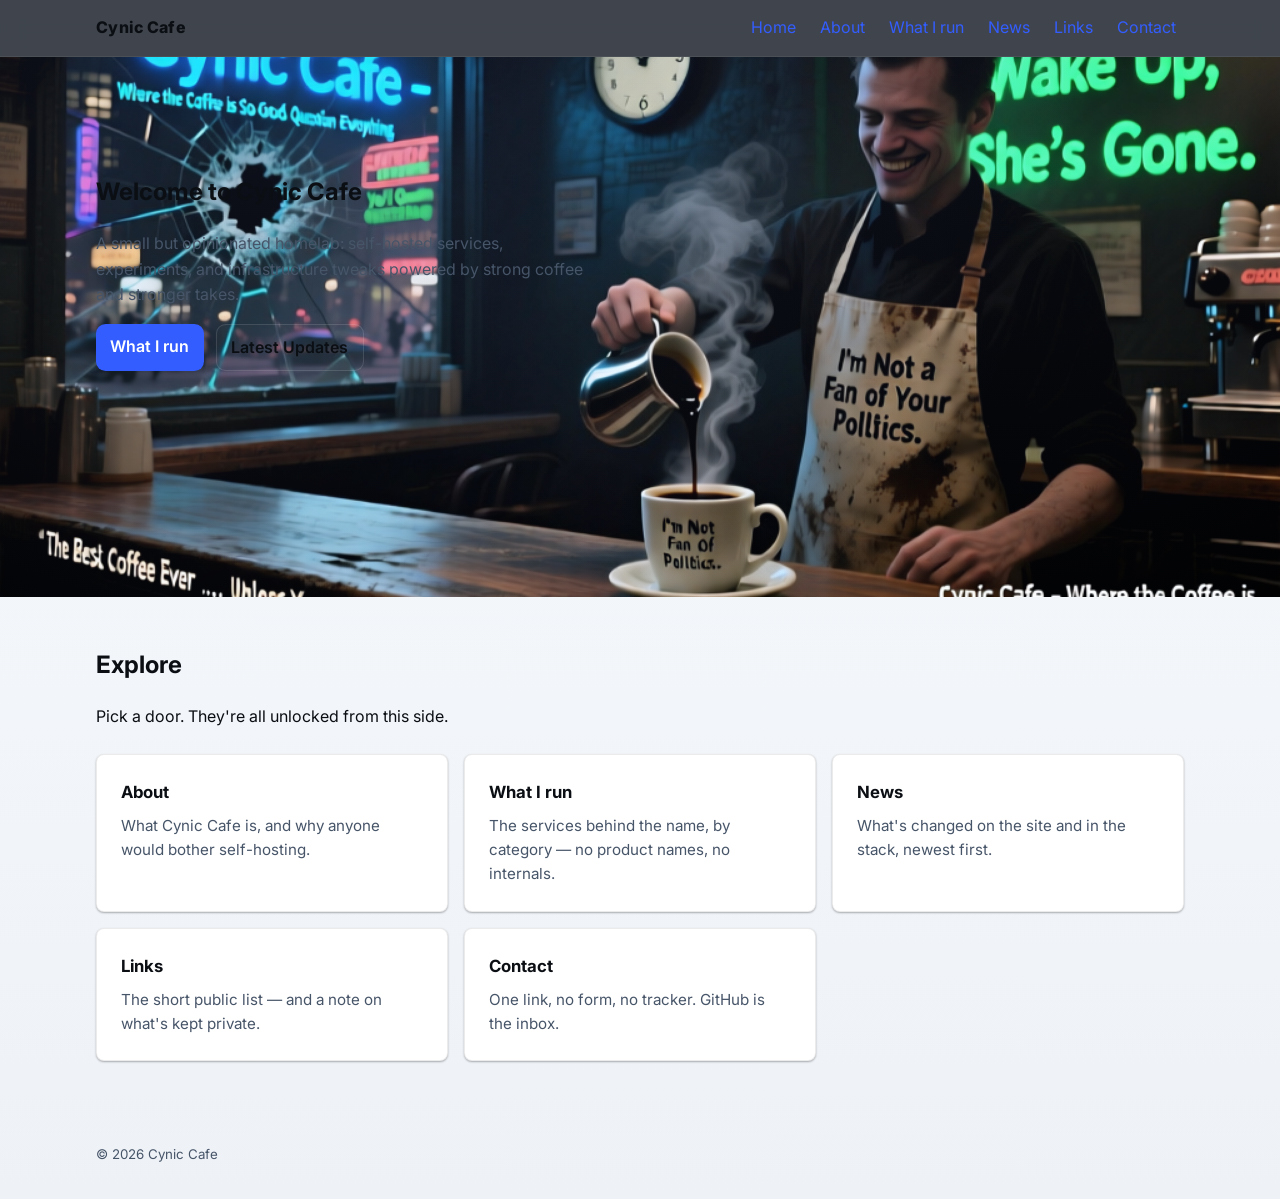
<file: index.html>
<!doctype html>
<html lang="en">
  <head>
    <meta charset="utf-8" />
    <meta name="viewport" content="width=device-width, initial-scale=1" />
    <title>Cynic Cafe</title>
    <meta name="description" content="Personal homepage for Cynic Cafe" />
    <link rel="canonical" href="https://www.cyniccafe.top/" />
    <meta name="theme-color" content="#0b0f14" />
    <meta name="color-scheme" content="dark light" />
    <link
      rel="icon"
      href="/assets/favicon-32x32.png"
      type="image/png"
      sizes="32x32"
    />
    <link rel="manifest" href="/site.webmanifest" />
    <meta property="og:site_name" content="Cynic Cafe" />
    <meta property="og:type" content="website" />
    <meta property="og:url" content="https://www.cyniccafe.top/" />
    <meta property="og:title" content="Cynic Cafe" />
    <meta
      property="og:description"
      content="Personal homepage for Cynic Cafe"
    />
    <meta
      property="og:image"
      content="https://www.cyniccafe.top/assets/favicon-512x512.png"
    />
    <link rel="preconnect" href="https://fonts.googleapis.com" />
    <link rel="preconnect" href="https://fonts.gstatic.com" crossorigin />
    <link
      href="https://fonts.googleapis.com/css2?family=Inter:wght@400;600;800&display=swap"
      rel="stylesheet"
    />
    <link rel="stylesheet" href="style.css" />
  </head>
  <body>
    <a class="skip-link" href="#home">Skip to content</a>
    <header class="site-header" role="banner">
      <div class="container">
        <a class="brand" href="/" aria-label="Cynic Cafe Home" aria-current="page"
          >Cynic Cafe</a
        >
        <nav class="site-nav" aria-label="Primary">
          <ul>
            <li><a href="/" aria-current="page">Home</a></li>
            <li><a href="about.html">About</a></li>
            <li><a href="homelab.html">What I run</a></li>
            <li><a href="news.html">News</a></li>
            <li><a href="links.html">Links</a></li>
            <li><a href="contact.html">Contact</a></li>
          </ul>
        </nav>
      </div>
    </header>

    <main id="home" class="site-main" role="main">
      <section class="hero-section" aria-labelledby="hero-title">
        <div class="container">
          <h1 id="hero-title">Welcome to Cynic Cafe</h1>
          <p class="lead">
            A small but opinionated homelab: self-hosted services, experiments,
            and infrastructure tweaks powered by strong coffee and stronger
            takes.
          </p>
          <div class="hero-actions">
            <a class="button-primary" href="homelab.html">What I run</a>
            <a class="button-secondary" href="news.html">Latest Updates</a>
          </div>
        </div>
      </section>

      <section class="content-section" aria-labelledby="explore-title">
        <div class="container">
          <h2 id="explore-title">Explore</h2>
          <p>Pick a door. They're all unlocked from this side.</p>
          <div class="card-grid teaser-grid" aria-label="Site sections">
            <a class="teaser-card" href="about.html">
              <h3>About</h3>
              <p>What Cynic Cafe is, and why anyone would bother self-hosting.</p>
            </a>
            <a class="teaser-card" href="homelab.html">
              <h3>What I run</h3>
              <p>The services behind the name, by category &mdash; no product names, no internals.</p>
            </a>
            <a class="teaser-card" href="news.html">
              <h3>News</h3>
              <p>What's changed on the site and in the stack, newest first.</p>
            </a>
            <a class="teaser-card" href="links.html">
              <h3>Links</h3>
              <p>The short public list &mdash; and a note on what's kept private.</p>
            </a>
            <a class="teaser-card" href="contact.html">
              <h3>Contact</h3>
              <p>One link, no form, no tracker. GitHub is the inbox.</p>
            </a>
          </div>
        </div>
      </section>
    </main>

    <footer class="site-footer" role="contentinfo">
      <div class="container">
        <small>&copy; <span id="year"></span> Cynic Cafe</small>
      </div>
    </footer>

    <script>
      document.getElementById("year").textContent = new Date().getFullYear();
    </script>
  </body>
</html>
</file>
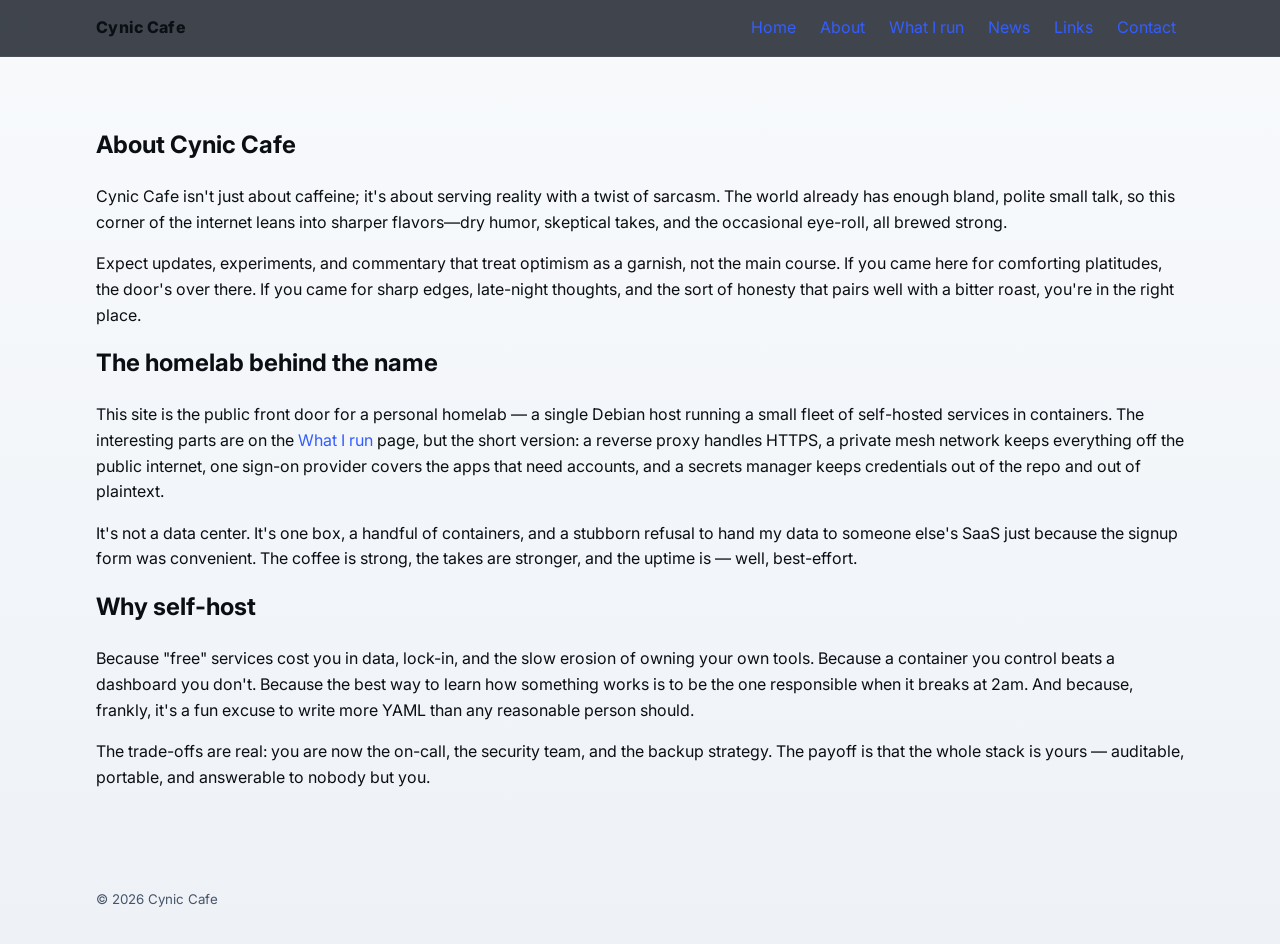
<file: about.html>
<!doctype html>
<html lang="en">
  <head>
    <meta charset="utf-8" />
    <meta name="viewport" content="width=device-width, initial-scale=1" />
    <title>About - Cynic Cafe</title>
    <meta
      name="description"
      content="About Cynic Cafe and its particular flavor of sarcasm."
    />
    <link rel="canonical" href="https://www.cyniccafe.top/about.html" />
    <meta name="theme-color" content="#0b0f14" />
    <meta name="color-scheme" content="dark light" />
    <link
      rel="icon"
      href="/assets/favicon-32x32.png"
      type="image/png"
      sizes="32x32"
    />
    <link rel="manifest" href="/site.webmanifest" />
    <meta property="og:site_name" content="Cynic Cafe" />
    <meta property="og:type" content="website" />
    <meta property="og:url" content="https://www.cyniccafe.top/about.html" />
    <meta property="og:title" content="About Cynic Cafe" />
    <meta
      property="og:description"
      content="What Cynic Cafe is about: strong coffee, stronger sarcasm."
    />
    <meta
      property="og:image"
      content="https://www.cyniccafe.top/assets/favicon-512x512.png"
    />
    <link rel="preconnect" href="https://fonts.googleapis.com" />
    <link rel="preconnect" href="https://fonts.gstatic.com" crossorigin />
    <link
      href="https://fonts.googleapis.com/css2?family=Inter:wght@400;600;800&display=swap"
      rel="stylesheet"
    />
    <link rel="stylesheet" href="style.css" />
  </head>
  <body>
    <a class="skip-link" href="#main">Skip to content</a>
    <header class="site-header" role="banner">
      <div class="container">
        <a class="brand" href="/" aria-label="Cynic Cafe Home">Cynic Cafe</a>
        <nav class="site-nav" aria-label="Primary">
          <ul>
            <li><a href="/">Home</a></li>
            <li><a href="about.html" aria-current="page">About</a></li>
            <li><a href="homelab.html">What I run</a></li>
            <li><a href="news.html">News</a></li>
            <li><a href="links.html">Links</a></li>
            <li><a href="contact.html">Contact</a></li>
          </ul>
        </nav>
      </div>
    </header>

    <main id="main" class="site-main" role="main">
      <section class="content-section" aria-labelledby="about-title">
        <div class="container">
          <h1 id="about-title">About Cynic Cafe</h1>
          <p>
            Cynic Cafe isn't just about caffeine; it's about serving reality
            with a twist of sarcasm. The world already has enough bland, polite
            small talk, so this corner of the internet leans into sharper
            flavors&mdash;dry humor, skeptical takes, and the occasional
            eye-roll, all brewed strong.
          </p>
          <p>
            Expect updates, experiments, and commentary that treat optimism as a
            garnish, not the main course. If you came here for comforting
            platitudes, the door's over there. If you came for sharp edges,
            late-night thoughts, and the sort of honesty that pairs well with a
            bitter roast, you're in the right place.
          </p>

          <h2 id="about-homelab">The homelab behind the name</h2>
          <p>
            This site is the public front door for a personal homelab &mdash; a
            single Debian host running a small fleet of self-hosted services in
            containers. The interesting parts are on the
            <a href="homelab.html">What I run</a> page, but the short version: a
            reverse proxy handles HTTPS, a private mesh network keeps everything
            off the public internet, one sign-on provider covers the apps that
            need accounts, and a secrets manager keeps credentials out of the
            repo and out of plaintext.
          </p>
          <p>
            It's not a data center. It's one box, a handful of containers, and a
            stubborn refusal to hand my data to someone else's SaaS just because
            the signup form was convenient. The coffee is strong, the takes are
            stronger, and the uptime is &mdash; well, best-effort.
          </p>

          <h2 id="about-philosophy">Why self-host</h2>
          <p>
            Because "free" services cost you in data, lock-in, and the slow
            erosion of owning your own tools. Because a container you control
            beats a dashboard you don't. Because the best way to learn how
            something works is to be the one responsible when it breaks at 2am.
            And because, frankly, it's a fun excuse to write more YAML than any
            reasonable person should.
          </p>
          <p>
            The trade-offs are real: you are now the on-call, the security team,
            and the backup strategy. The payoff is that the whole stack is
            yours &mdash; auditable, portable, and answerable to nobody but you.
          </p>
        </div>
      </section>
    </main>

    <footer class="site-footer" role="contentinfo">
      <div class="container">
        <small>&copy; <span id="year"></span> Cynic Cafe</small>
      </div>
    </footer>

    <script>
      document.getElementById("year").textContent = new Date().getFullYear();
    </script>
  </body>
</html>
</file>
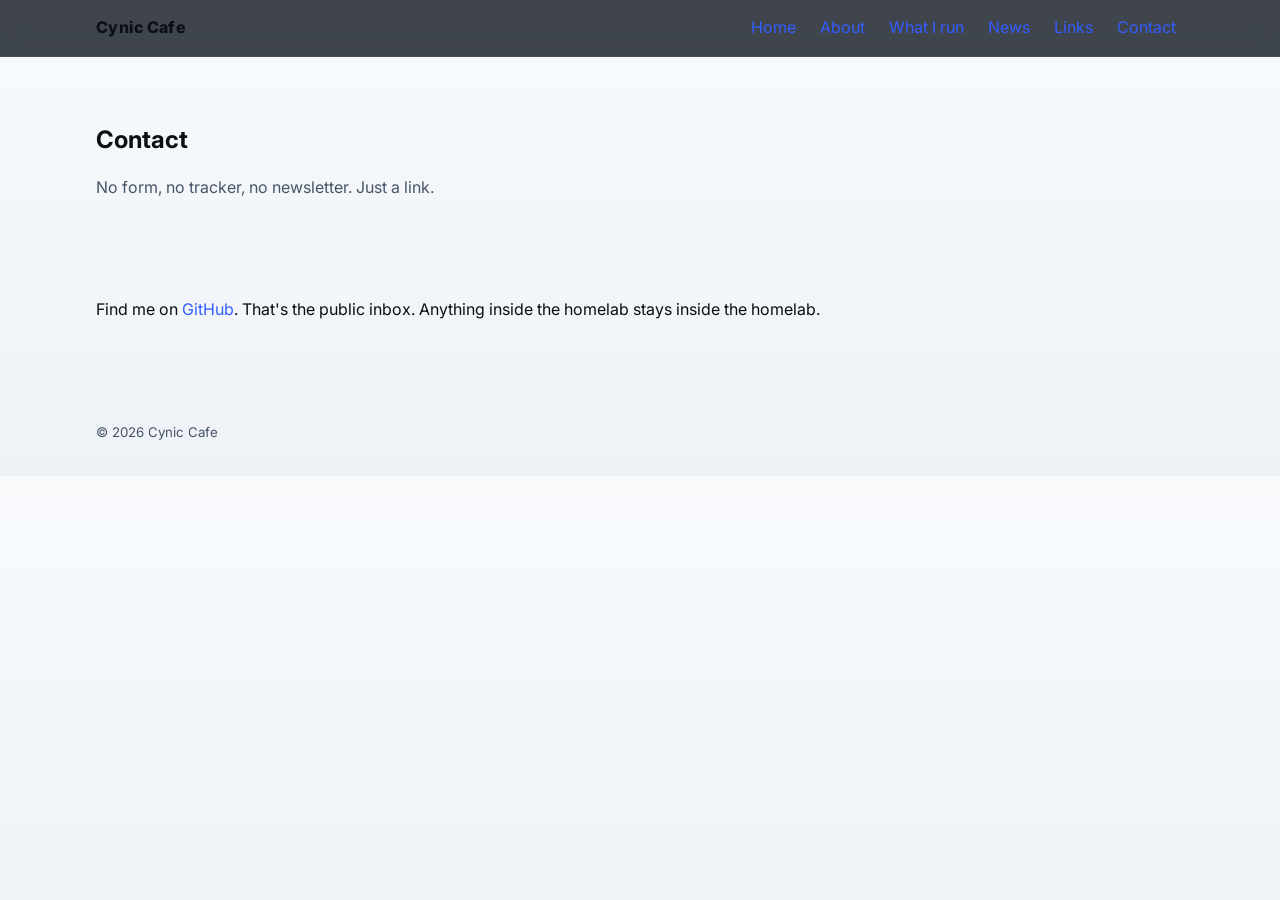
<file: contact.html>
<!doctype html>
<html lang="en">
  <head>
    <meta charset="utf-8" />
    <meta name="viewport" content="width=device-width, initial-scale=1" />
    <title>Contact &mdash; Cynic Cafe</title>
    <meta
      name="description"
      content="How to reach the person behind Cynic Cafe."
    />
    <link rel="canonical" href="https://www.cyniccafe.top/contact.html" />
    <meta name="theme-color" content="#0b0f14" />
    <meta name="color-scheme" content="dark light" />
    <link
      rel="icon"
      href="/assets/favicon-32x32.png"
      type="image/png"
      sizes="32x32"
    />
    <link rel="manifest" href="/site.webmanifest" />
    <meta property="og:site_name" content="Cynic Cafe" />
    <meta property="og:type" content="website" />
    <meta property="og:url" content="https://www.cyniccafe.top/contact.html" />
    <meta property="og:title" content="Contact — Cynic Cafe" />
    <meta
      property="og:description"
      content="How to reach the person behind Cynic Cafe."
    />
    <meta
      property="og:image"
      content="https://www.cyniccafe.top/assets/favicon-512x512.png"
    />
    <link rel="preconnect" href="https://fonts.googleapis.com" />
    <link rel="preconnect" href="https://fonts.gstatic.com" crossorigin />
    <link
      href="https://fonts.googleapis.com/css2?family=Inter:wght@400;600;800&display=swap"
      rel="stylesheet"
    />
    <link rel="stylesheet" href="style.css" />
  </head>
  <body>
    <a class="skip-link" href="#main">Skip to content</a>
    <header class="site-header" role="banner">
      <div class="container">
        <a class="brand" href="/" aria-label="Cynic Cafe Home">Cynic Cafe</a>
        <nav class="site-nav" aria-label="Primary">
          <ul>
            <li><a href="/">Home</a></li>
            <li><a href="about.html">About</a></li>
            <li><a href="homelab.html">What I run</a></li>
            <li><a href="news.html">News</a></li>
            <li><a href="links.html">Links</a></li>
            <li><a href="contact.html" aria-current="page">Contact</a></li>
          </ul>
        </nav>
      </div>
    </header>

    <main id="main" class="site-main" role="main">
      <section class="page-header" aria-labelledby="contact-title">
        <div class="container">
          <h1 id="contact-title">Contact</h1>
          <p class="lead">No form, no tracker, no newsletter. Just a link.</p>
        </div>
      </section>

      <section class="content-section" aria-labelledby="how-title">
        <h2 id="how-title" class="visually-hidden">How to reach me</h2>
        <div class="container">
          <p>
            Find me on
            <a
              href="https://github.com/dagon575"
              target="_blank"
              rel="noopener noreferrer"
              >GitHub</a
            >. That's the public inbox. Anything inside the homelab stays
            inside the homelab.
          </p>
        </div>
      </section>
    </main>

    <footer class="site-footer" role="contentinfo">
      <div class="container">
        <small>&copy; <span id="year"></span> Cynic Cafe</small>
      </div>
    </footer>

    <script>
      document.getElementById("year").textContent = new Date().getFullYear();
    </script>
  </body>
</html>
</file>
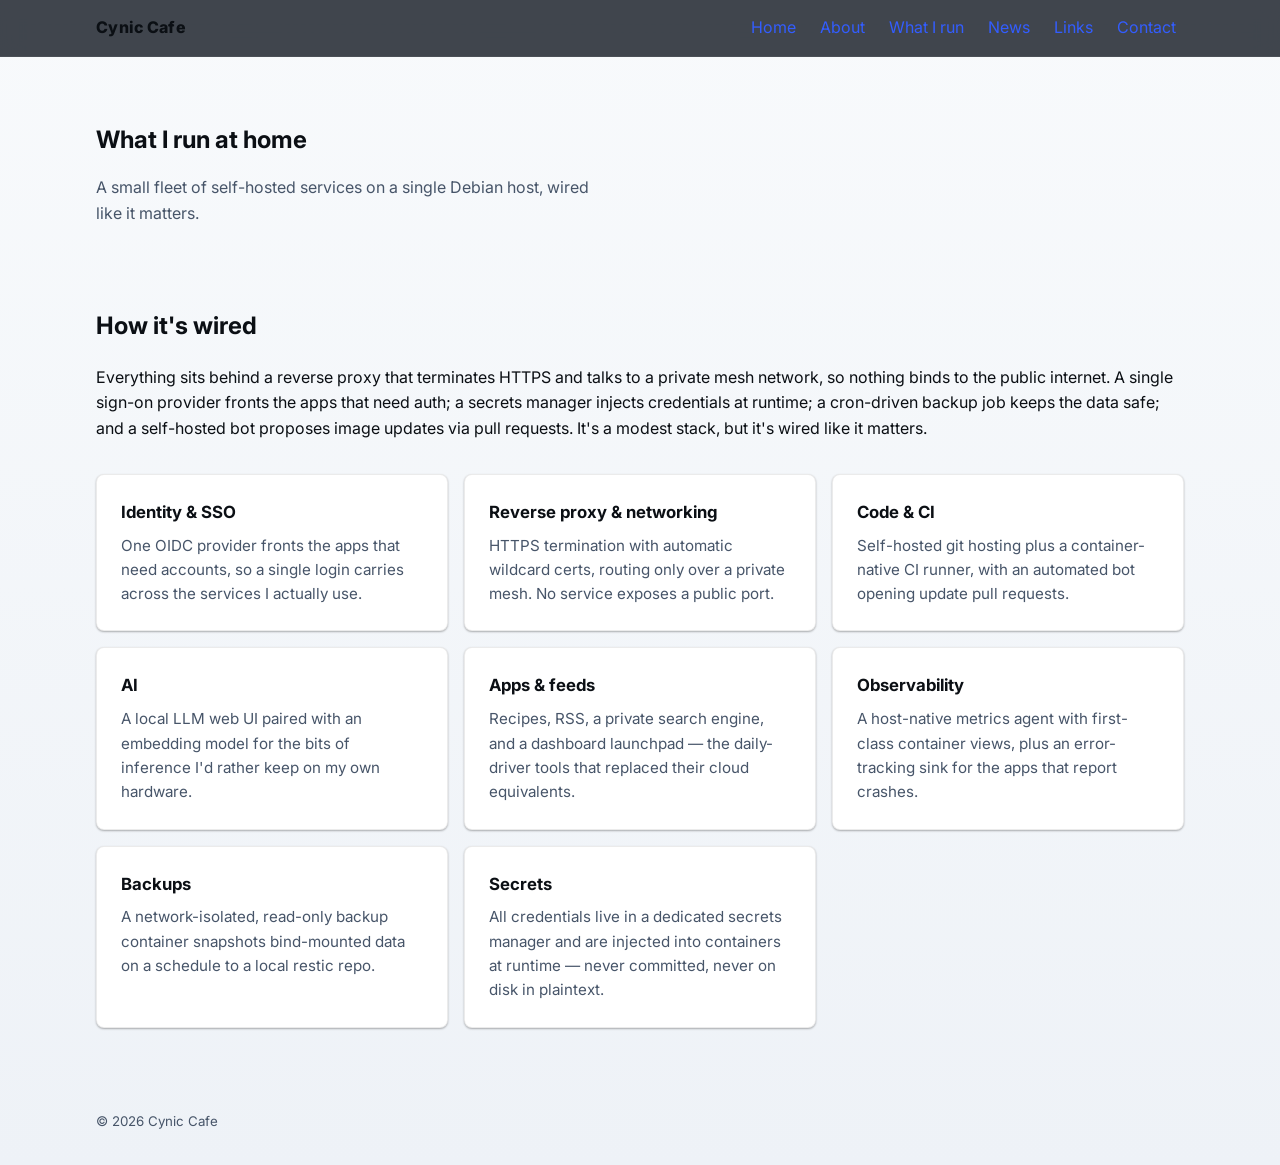
<file: homelab.html>
<!doctype html>
<html lang="en">
  <head>
    <meta charset="utf-8" />
    <meta name="viewport" content="width=device-width, initial-scale=1" />
    <title>What I run &mdash; Cynic Cafe</title>
    <meta
      name="description"
      content="A categorized overview of the self-hosted services behind Cynic Cafe."
    />
    <link rel="canonical" href="https://www.cyniccafe.top/homelab.html" />
    <meta name="theme-color" content="#0b0f14" />
    <meta name="color-scheme" content="dark light" />
    <link
      rel="icon"
      href="/assets/favicon-32x32.png"
      type="image/png"
      sizes="32x32"
    />
    <link rel="manifest" href="/site.webmanifest" />
    <meta property="og:site_name" content="Cynic Cafe" />
    <meta property="og:type" content="website" />
    <meta property="og:url" content="https://www.cyniccafe.top/homelab.html" />
    <meta property="og:title" content="What I run — Cynic Cafe" />
    <meta
      property="og:description"
      content="A categorized overview of the self-hosted services behind Cynic Cafe."
    />
    <meta
      property="og:image"
      content="https://www.cyniccafe.top/assets/favicon-512x512.png"
    />
    <link rel="preconnect" href="https://fonts.googleapis.com" />
    <link rel="preconnect" href="https://fonts.gstatic.com" crossorigin />
    <link
      href="https://fonts.googleapis.com/css2?family=Inter:wght@400;600;800&display=swap"
      rel="stylesheet"
    />
    <link rel="stylesheet" href="style.css" />
  </head>
  <body>
    <a class="skip-link" href="#main">Skip to content</a>
    <header class="site-header" role="banner">
      <div class="container">
        <a class="brand" href="/" aria-label="Cynic Cafe Home">Cynic Cafe</a>
        <nav class="site-nav" aria-label="Primary">
          <ul>
            <li><a href="/">Home</a></li>
            <li><a href="about.html">About</a></li>
            <li><a href="homelab.html" aria-current="page">What I run</a></li>
            <li><a href="news.html">News</a></li>
            <li><a href="links.html">Links</a></li>
            <li><a href="contact.html">Contact</a></li>
          </ul>
        </nav>
      </div>
    </header>

    <main id="main" class="site-main" role="main">
      <section class="page-header" aria-labelledby="homelab-title">
        <div class="container">
          <h1 id="homelab-title">What I run at home</h1>
          <p class="lead">
            A small fleet of self-hosted services on a single Debian host,
            wired like it matters.
          </p>
        </div>
      </section>

      <section class="content-section" aria-labelledby="arch-title">
        <div class="container">
          <h2 id="arch-title">How it's wired</h2>
          <p>
            Everything sits behind a reverse proxy that terminates HTTPS and
            talks to a private mesh network, so nothing binds to the public
            internet. A single sign-on provider fronts the apps that need auth;
            a secrets manager injects credentials at runtime; a cron-driven
            backup job keeps the data safe; and a self-hosted bot proposes image
            updates via pull requests. It's a modest stack, but it's wired like
            it matters.
          </p>
          <ul class="card-grid" aria-label="Service categories">
            <li class="card">
              <h3>Identity &amp; SSO</h3>
              <p>
                One OIDC provider fronts the apps that need accounts, so a
                single login carries across the services I actually use.
              </p>
            </li>
            <li class="card">
              <h3>Reverse proxy &amp; networking</h3>
              <p>
                HTTPS termination with automatic wildcard certs, routing only
                over a private mesh. No service exposes a public port.
              </p>
            </li>
            <li class="card">
              <h3>Code &amp; CI</h3>
              <p>
                Self-hosted git hosting plus a container-native CI runner, with
                an automated bot opening update pull requests.
              </p>
            </li>
            <li class="card">
              <h3>AI</h3>
              <p>
                A local LLM web UI paired with an embedding model for the bits
                of inference I'd rather keep on my own hardware.
              </p>
            </li>
            <li class="card">
              <h3>Apps &amp; feeds</h3>
              <p>
                Recipes, RSS, a private search engine, and a dashboard
                launchpad &mdash; the daily-driver tools that replaced their
                cloud equivalents.
              </p>
            </li>
            <li class="card">
              <h3>Observability</h3>
              <p>
                A host-native metrics agent with first-class container views,
                plus an error-tracking sink for the apps that report crashes.
              </p>
            </li>
            <li class="card">
              <h3>Backups</h3>
              <p>
                A network-isolated, read-only backup container snapshots
                bind-mounted data on a schedule to a local restic repo.
              </p>
            </li>
            <li class="card">
              <h3>Secrets</h3>
              <p>
                All credentials live in a dedicated secrets manager and are
                injected into containers at runtime &mdash; never committed,
                never on disk in plaintext.
              </p>
            </li>
          </ul>
        </div>
      </section>
    </main>

    <footer class="site-footer" role="contentinfo">
      <div class="container">
        <small>&copy; <span id="year"></span> Cynic Cafe</small>
      </div>
    </footer>

    <script>
      document.getElementById("year").textContent = new Date().getFullYear();
    </script>
  </body>
</html>
</file>
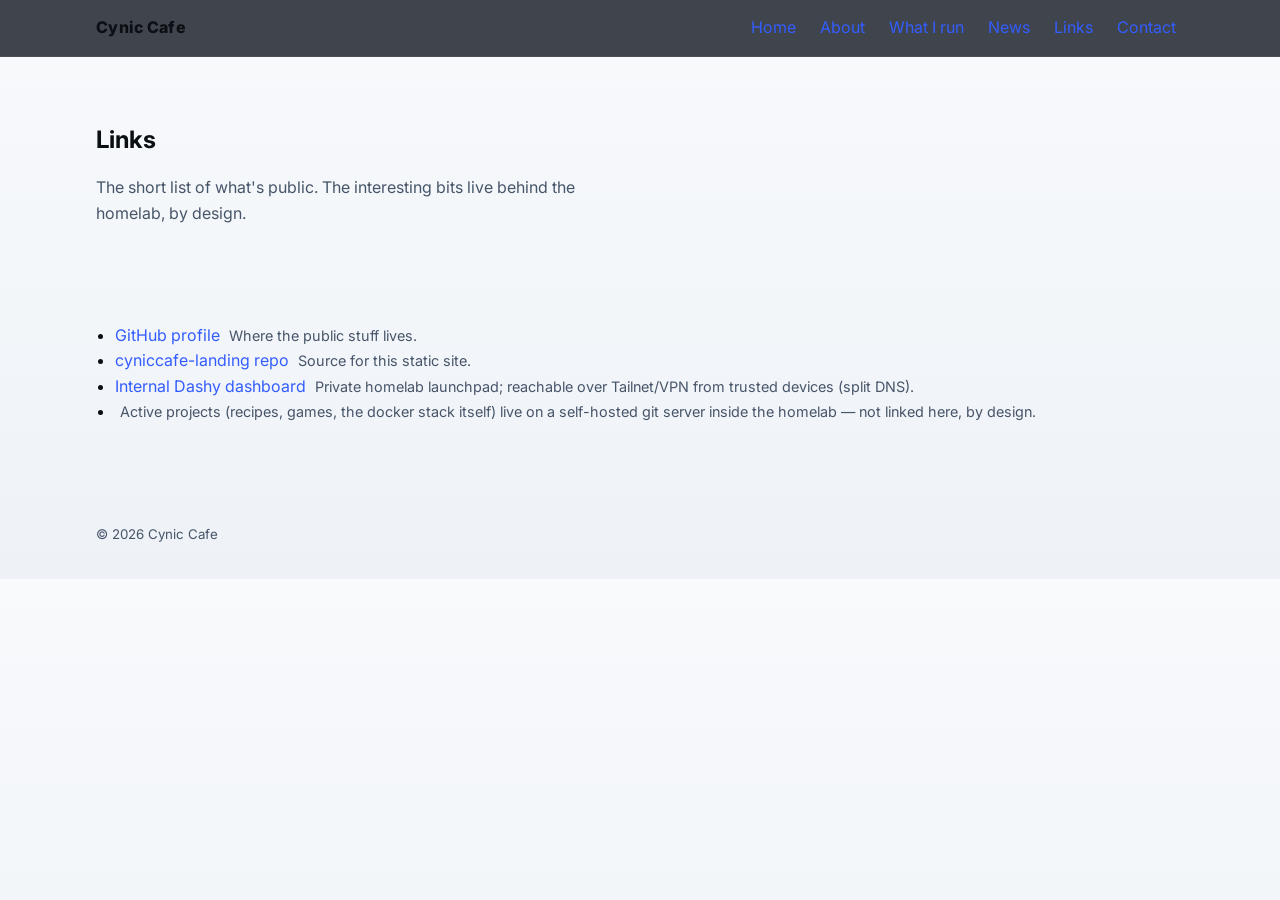
<file: links.html>
<!doctype html>
<html lang="en">
  <head>
    <meta charset="utf-8" />
    <meta name="viewport" content="width=device-width, initial-scale=1" />
    <title>Links &mdash; Cynic Cafe</title>
    <meta
      name="description"
      content="Public links from Cynic Cafe: GitHub profile, site source, and notes on what's kept private."
    />
    <link rel="canonical" href="https://www.cyniccafe.top/links.html" />
    <meta name="theme-color" content="#0b0f14" />
    <meta name="color-scheme" content="dark light" />
    <link
      rel="icon"
      href="/assets/favicon-32x32.png"
      type="image/png"
      sizes="32x32"
    />
    <link rel="manifest" href="/site.webmanifest" />
    <meta property="og:site_name" content="Cynic Cafe" />
    <meta property="og:type" content="website" />
    <meta property="og:url" content="https://www.cyniccafe.top/links.html" />
    <meta property="og:title" content="Links — Cynic Cafe" />
    <meta
      property="og:description"
      content="Public links from Cynic Cafe and notes on what's kept private."
    />
    <meta
      property="og:image"
      content="https://www.cyniccafe.top/assets/favicon-512x512.png"
    />
    <link rel="preconnect" href="https://fonts.googleapis.com" />
    <link rel="preconnect" href="https://fonts.gstatic.com" crossorigin />
    <link
      href="https://fonts.googleapis.com/css2?family=Inter:wght@400;600;800&display=swap"
      rel="stylesheet"
    />
    <link rel="stylesheet" href="style.css" />
  </head>
  <body>
    <a class="skip-link" href="#main">Skip to content</a>
    <header class="site-header" role="banner">
      <div class="container">
        <a class="brand" href="/" aria-label="Cynic Cafe Home">Cynic Cafe</a>
        <nav class="site-nav" aria-label="Primary">
          <ul>
            <li><a href="/">Home</a></li>
            <li><a href="about.html">About</a></li>
            <li><a href="homelab.html">What I run</a></li>
            <li><a href="news.html">News</a></li>
            <li><a href="links.html" aria-current="page">Links</a></li>
            <li><a href="contact.html">Contact</a></li>
          </ul>
        </nav>
      </div>
    </header>

    <main id="main" class="site-main" role="main">
      <section class="page-header" aria-labelledby="links-title">
        <div class="container">
          <h1 id="links-title">Links</h1>
          <p class="lead">
            The short list of what's public. The interesting bits live behind
            the homelab, by design.
          </p>
        </div>
      </section>

      <section class="content-section" aria-labelledby="public-title">
        <h2 id="public-title" class="visually-hidden">Public links</h2>
        <div class="container">
          <ul class="link-list">
            <li>
              <a
                href="https://github.com/dagon575"
                target="_blank"
                rel="noopener noreferrer"
                >GitHub profile</a
              >
              <span class="note">Where the public stuff lives.</span>
            </li>
            <li>
              <a
                href="https://github.com/Dagon575/cyniccafe-landing"
                target="_blank"
                rel="noopener noreferrer"
                >cyniccafe-landing repo</a
              >
              <span class="note">Source for this static site.</span>
            </li>
            <li>
              <a
                href="http://dashy.home.cyniccafe.top"
                target="_blank"
                rel="noopener noreferrer"
                >Internal Dashy dashboard</a
              >
              <span class="note"
                >Private homelab launchpad; reachable over Tailnet/VPN from
                trusted devices (split DNS).</span
              >
            </li>
            <li>
              <span class="note"
                >Active projects (recipes, games, the docker stack itself) live
                on a self-hosted git server inside the homelab &mdash; not
                linked here, by design.</span
              >
            </li>
          </ul>
        </div>
      </section>
    </main>

    <footer class="site-footer" role="contentinfo">
      <div class="container">
        <small>&copy; <span id="year"></span> Cynic Cafe</small>
      </div>
    </footer>

    <script>
      document.getElementById("year").textContent = new Date().getFullYear();
    </script>
  </body>
</html>
</file>
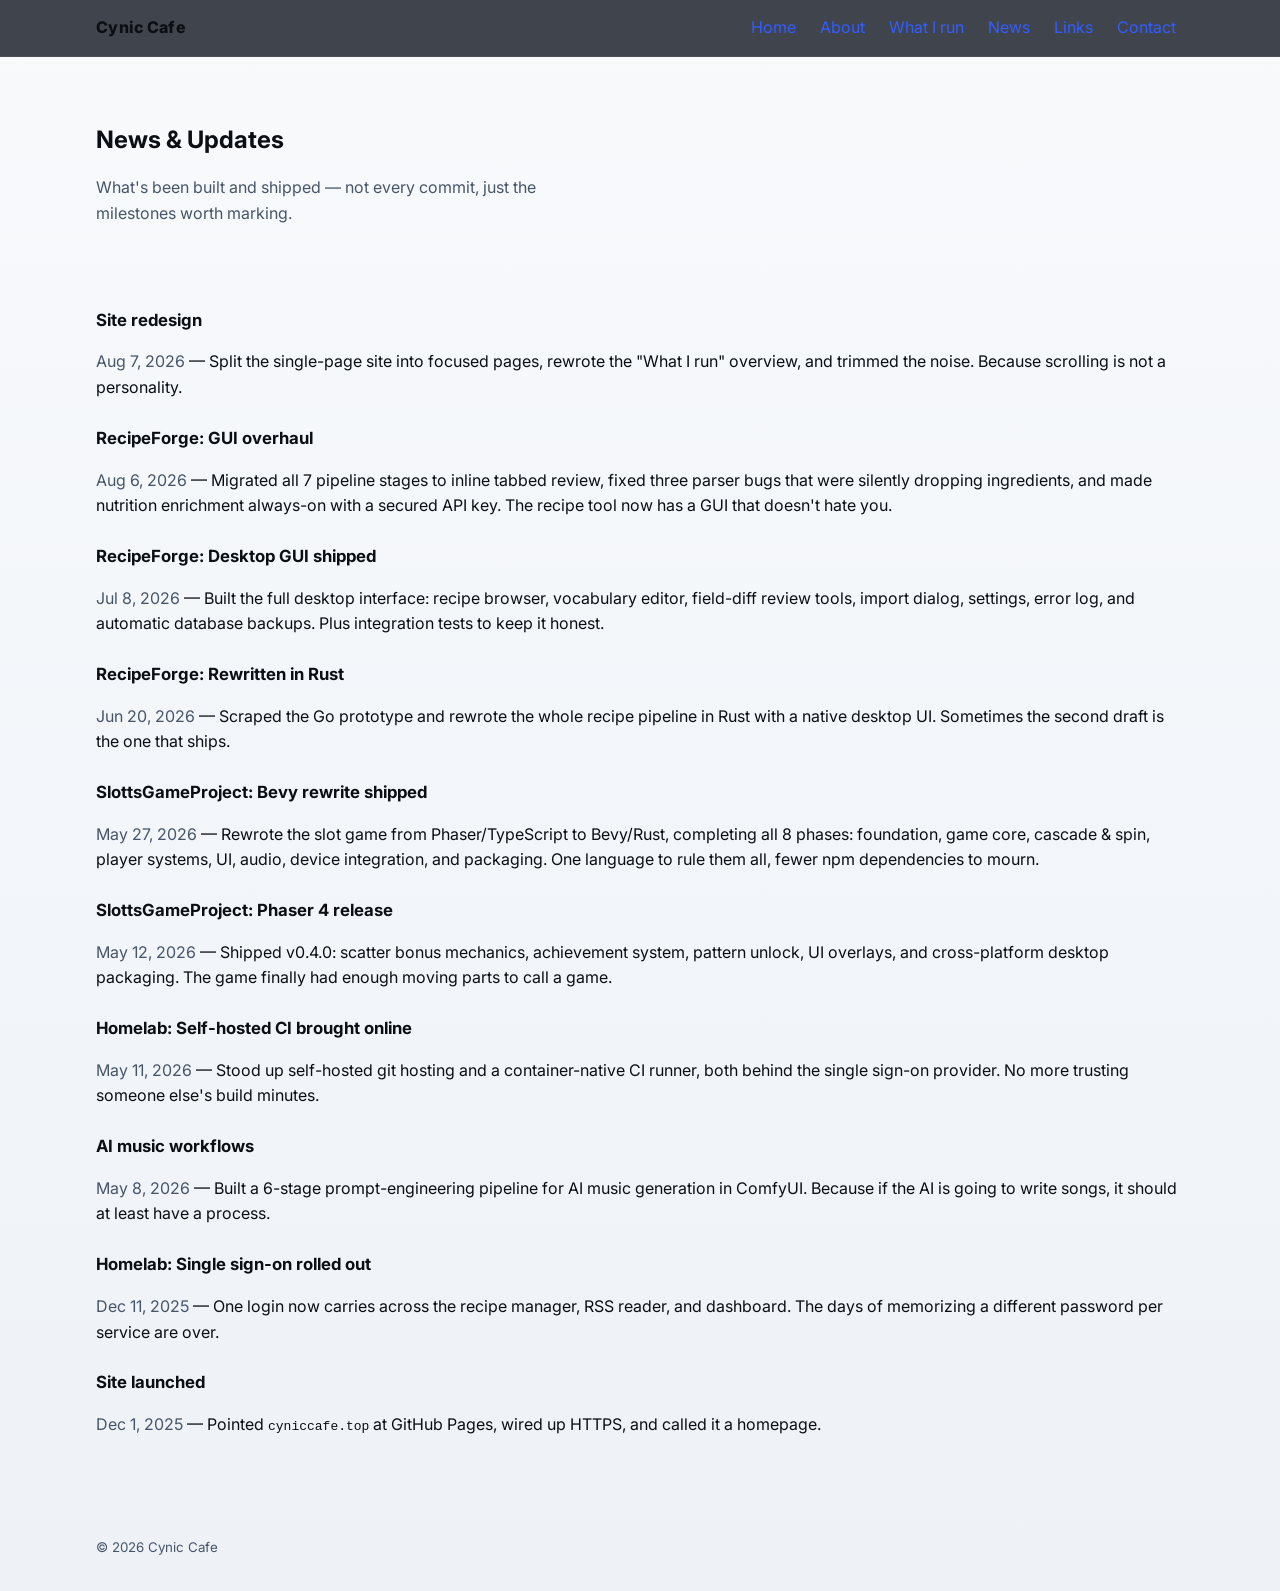
<file: news.html>
<!doctype html>
<html lang="en">
  <head>
    <meta charset="utf-8" />
    <meta name="viewport" content="width=device-width, initial-scale=1" />
    <title>News &amp; Updates &mdash; Cynic Cafe</title>
    <meta
      name="description"
      content="Project milestones and site updates from Cynic Cafe."
    />
    <link rel="canonical" href="https://www.cyniccafe.top/news.html" />
    <meta name="theme-color" content="#0b0f14" />
    <meta name="color-scheme" content="dark light" />
    <link
      rel="icon"
      href="/assets/favicon-32x32.png"
      type="image/png"
      sizes="32x32"
    />
    <link rel="manifest" href="/site.webmanifest" />
    <meta property="og:site_name" content="Cynic Cafe" />
    <meta property="og:type" content="website" />
    <meta property="og:url" content="https://www.cyniccafe.top/news.html" />
    <meta property="og:title" content="News & Updates — Cynic Cafe" />
    <meta
      property="og:description"
      content="Project milestones and site updates from Cynic Cafe."
    />
    <meta
      property="og:image"
      content="https://www.cyniccafe.top/assets/favicon-512x512.png"
    />
    <link rel="preconnect" href="https://fonts.googleapis.com" />
    <link rel="preconnect" href="https://fonts.gstatic.com" crossorigin />
    <link
      href="https://fonts.googleapis.com/css2?family=Inter:wght@400;600;800&display=swap"
      rel="stylesheet"
    />
    <link rel="stylesheet" href="style.css" />
  </head>
  <body>
    <a class="skip-link" href="#main">Skip to content</a>
    <header class="site-header" role="banner">
      <div class="container">
        <a class="brand" href="/" aria-label="Cynic Cafe Home">Cynic Cafe</a>
        <nav class="site-nav" aria-label="Primary">
          <ul>
            <li><a href="/">Home</a></li>
            <li><a href="about.html">About</a></li>
            <li><a href="homelab.html">What I run</a></li>
            <li><a href="news.html" aria-current="page">News</a></li>
            <li><a href="links.html">Links</a></li>
            <li><a href="contact.html">Contact</a></li>
          </ul>
        </nav>
      </div>
    </header>

    <main id="main" class="site-main" role="main">
      <section class="page-header" aria-labelledby="news-title">
        <div class="container">
          <h1 id="news-title">News &amp; Updates</h1>
          <p class="lead">
            What's been built and shipped &mdash; not every commit, just the
            milestones worth marking.
          </p>
        </div>
      </section>

      <section class="content-section" aria-labelledby="changelog-title">
        <h2 id="changelog-title" class="visually-hidden">Changelog</h2>
        <div class="container">
          <article class="news-item" aria-labelledby="n10-title">
            <h3 id="n10-title">Site redesign</h3>
            <p>
              <time datetime="2026-08-07">Aug 7, 2026</time> &mdash; Split the
              single-page site into focused pages, rewrote the "What I run"
              overview, and trimmed the noise. Because scrolling is not a
              personality.
            </p>
          </article>
          <article class="news-item" aria-labelledby="n9-title">
            <h3 id="n9-title">RecipeForge: GUI overhaul</h3>
            <p>
              <time datetime="2026-08-06">Aug 6, 2026</time> &mdash; Migrated all
              7 pipeline stages to inline tabbed review, fixed three parser bugs
              that were silently dropping ingredients, and made nutrition
              enrichment always-on with a secured API key. The recipe tool now
              has a GUI that doesn't hate you.
            </p>
          </article>
          <article class="news-item" aria-labelledby="n8-title">
            <h3 id="n8-title">RecipeForge: Desktop GUI shipped</h3>
            <p>
              <time datetime="2026-07-08">Jul 8, 2026</time> &mdash; Built the
              full desktop interface: recipe browser, vocabulary editor,
              field-diff review tools, import dialog, settings, error log, and
              automatic database backups. Plus integration tests to keep it
              honest.
            </p>
          </article>
          <article class="news-item" aria-labelledby="n7-title">
            <h3 id="n7-title">RecipeForge: Rewritten in Rust</h3>
            <p>
              <time datetime="2026-06-20">Jun 20, 2026</time> &mdash; Scraped the
              Go prototype and rewrote the whole recipe pipeline in Rust with a
              native desktop UI. Sometimes the second draft is the one that
              ships.
            </p>
          </article>
          <article class="news-item" aria-labelledby="n6-title">
            <h3 id="n6-title">SlottsGameProject: Bevy rewrite shipped</h3>
            <p>
              <time datetime="2026-05-27">May 27, 2026</time> &mdash; Rewrote the
              slot game from Phaser/TypeScript to Bevy/Rust, completing all 8
              phases: foundation, game core, cascade &amp; spin, player systems,
              UI, audio, device integration, and packaging. One language to rule
              them all, fewer npm dependencies to mourn.
            </p>
          </article>
          <article class="news-item" aria-labelledby="n5-title">
            <h3 id="n5-title">SlottsGameProject: Phaser 4 release</h3>
            <p>
              <time datetime="2026-05-12">May 12, 2026</time> &mdash; Shipped
              v0.4.0: scatter bonus mechanics, achievement system, pattern
              unlock, UI overlays, and cross-platform desktop packaging. The
              game finally had enough moving parts to call a game.
            </p>
          </article>
          <article class="news-item" aria-labelledby="n4-title">
            <h3 id="n4-title">Homelab: Self-hosted CI brought online</h3>
            <p>
              <time datetime="2026-05-11">May 11, 2026</time> &mdash; Stood up
              self-hosted git hosting and a container-native CI runner, both
              behind the single sign-on provider. No more trusting someone
              else's build minutes.
            </p>
          </article>
          <article class="news-item" aria-labelledby="n3-title">
            <h3 id="n3-title">AI music workflows</h3>
            <p>
              <time datetime="2026-05-08">May 8, 2026</time> &mdash; Built a
              6-stage prompt-engineering pipeline for AI music generation in
              ComfyUI. Because if the AI is going to write songs, it should at
              least have a process.
            </p>
          </article>
          <article class="news-item" aria-labelledby="n2-title">
            <h3 id="n2-title">Homelab: Single sign-on rolled out</h3>
            <p>
              <time datetime="2025-12-11">Dec 11, 2025</time> &mdash; One login
              now carries across the recipe manager, RSS reader, and dashboard.
              The days of memorizing a different password per service are over.
            </p>
          </article>
          <article class="news-item" aria-labelledby="n1-title">
            <h3 id="n1-title">Site launched</h3>
            <p>
              <time datetime="2025-12-01">Dec 1, 2025</time> &mdash; Pointed
              <code>cyniccafe.top</code> at GitHub Pages, wired up HTTPS, and
              called it a homepage.
            </p>
          </article>
        </div>
      </section>
    </main>

    <footer class="site-footer" role="contentinfo">
      <div class="container">
        <small>&copy; <span id="year"></span> Cynic Cafe</small>
      </div>
    </footer>

    <script>
      document.getElementById("year").textContent = new Date().getFullYear();
    </script>
  </body>
</html>
</file>
<file: style.css>
/* CSS for Cynic Cafe - Mobile-first, semantic, accessible */
:root{
  --color-bg: #0b0f14;
  --color-surface: #121821;
  --color-text: #e6edf3;
  --color-muted: #9aa8b4;
  --color-accent: #7c9cff;
  --space-1: .25rem;
  --space-2: .5rem;
  --space-3: .75rem;
  --space-4: 1rem;
  --space-6: 1.5rem;
  --space-8: 2rem;
  --radius-2: .5rem;
  --max-w: 70rem;
  --shadow-1: 0 1px 2px rgba(0,0,0,.3);
  --shadow-2: 0 6px 24px rgba(0,0,0,.25);
}

*{box-sizing:border-box}
html{scroll-behavior:smooth}
body{
  margin:0;
  font-family: Inter, system-ui, -apple-system, Segoe UI, Roboto, Arial, sans-serif;
  line-height:1.6;
  color:var(--color-text);
  background:linear-gradient(180deg, #0b0f14 0%, #0e141b 100%);
}
img{max-width:100%;display:block}
a{color:var(--color-accent);text-decoration:none}
a:hover{text-decoration:underline}
.skip-link{position:absolute;left:-9999px;top:auto;width:1px;height:1px;overflow:hidden}
.skip-link:focus{left:var(--space-4);top:var(--space-4);width:auto;height:auto;padding:.5rem .75rem;background:var(--color-accent);color:#08101f;border-radius:.5rem;z-index:1000;box-shadow:var(--shadow-2)}
:focus-visible{outline:2px solid var(--color-accent);outline-offset:2px}

.container{max-width:var(--max-w);margin-inline:auto;padding:0 var(--space-4)}

.site-header{
  position:sticky;top:0;z-index:10;
  background:rgba(18,24,33,.8);backdrop-filter:saturate(180%) blur(10px);
  border-bottom:1px solid rgba(255,255,255,.06);
}
.site-header .container{display:flex;align-items:center;justify-content:space-between;gap:var(--space-4);height:3.5rem}
.brand{font-weight:800;color:var(--color-text);letter-spacing:.3px;white-space:nowrap}
.site-nav{min-width:0}
.site-nav ul{margin:0;padding:0;list-style:none;display:flex;gap:var(--space-2);overflow-x:auto;scrollbar-width:none}
.site-nav ul::-webkit-scrollbar{display:none}
.site-nav a{display:inline-block;padding:.25rem .5rem;border-radius:.375rem;white-space:nowrap}
.site-nav a:hover{background:rgba(255,255,255,.06);text-decoration:none}

.hero-section{
  padding: clamp(3rem, 8vw, 6rem) 0;
  background-image:
    radial-gradient(1200px 1200px at 20% -10%, rgba(124,156,255,.12), transparent 70%),
    radial-gradient(1000px 1000px at 80% 0%, rgba(124,156,255,.08), transparent 70%),
    url("images/media/CyniccafeWallpaper.png");
  background-size: auto, auto, cover;
  background-position: 20% -10%, 80% 0%, center;
  background-repeat: no-repeat, no-repeat, no-repeat;
  min-height: 60vh;
}
.hero-section .lead{color:var(--color-muted);max-width:50ch}
.hero-actions{display:flex;gap:var(--space-3);margin-top:var(--space-4);flex-wrap:wrap}
.button-primary,.button-secondary{display:inline-block;padding:.6rem .9rem;border-radius:.6rem;font-weight:600}
.button-primary{background:var(--color-accent);color:#08101f;box-shadow:var(--shadow-2)}
.button-secondary{border:1px solid rgba(255,255,255,.12);color:var(--color-text);background:rgba(255,255,255,.02)}
.button-secondary:hover{background:rgba(255,255,255,.06)}

.content-section{padding:3rem 0;border-top:1px solid rgba(255,255,255,.06)}
.content-section h2{margin-top:0}
.link-list{padding-left:1.2rem}
.note{color:var(--color-muted);margin-left:.5ch;font-size:.9em}

/* Subpage header (h1 + lead, no hero) */
.page-header{padding:clamp(2.5rem,6vw,4rem) 0 1rem}
.page-header h1{margin:0 0 var(--space-2)}
.page-header .lead{color:var(--color-muted);max-width:50ch}
/* The first content-section after a page-header shouldn't double up the top border */
.page-header + .content-section{border-top:none}

/* Visually hidden but available to AT */
.visually-hidden{
  position:absolute!important;width:1px;height:1px;padding:0;margin:-1px;
  overflow:hidden;clip:rect(0,0,0,0);white-space:nowrap;border:0;
}

.card-grid{
  list-style:none;margin:var(--space-8) 0 0;padding:0;
  display:grid;grid-template-columns:1fr;gap:var(--space-4);
}
.card{
  margin:0;padding:var(--space-6);
  background:var(--color-surface);border:1px solid rgba(255,255,255,.06);
  border-radius:var(--radius-2);box-shadow:var(--shadow-1);
}
.card h3{margin:0 0 var(--space-2);font-size:1.05rem}
.card p{margin:0;color:var(--color-muted);font-size:.95rem}

/* Linkable teaser cards (landing page) */
.teaser-grid{margin-top:var(--space-6)}
.teaser-card{
  display:block;margin:0;padding:var(--space-6);
  background:var(--color-surface);border:1px solid rgba(255,255,255,.06);
  border-radius:var(--radius-2);box-shadow:var(--shadow-1);
  color:inherit;text-decoration:none;
  transition:transform .12s ease,box-shadow .12s ease,border-color .12s ease;
}
.teaser-card:hover{
  transform:translateY(-2px);box-shadow:var(--shadow-2);
  border-color:rgba(124,156,255,.4);text-decoration:none;
}
.teaser-card h3{margin:0 0 var(--space-2);font-size:1.05rem;color:var(--color-text)}
.teaser-card p{margin:0;color:var(--color-muted);font-size:.95rem}

@media (min-width: 36rem){
  .card-grid{grid-template-columns:repeat(2,1fr)}
}
@media (min-width: 60rem){
  .card-grid{grid-template-columns:repeat(3,1fr)}
}

.news-item{margin:0 0 var(--space-6)}
.news-item:last-child{margin-bottom:0}
.news-item h3{margin:0 0 var(--space-1);font-size:1.05rem}
.news-item time{color:var(--color-muted)}

@media (prefers-color-scheme: light){
  :root{
    --color-bg:#f8fafc;
    --color-surface:#ffffff;
    --color-text:#0b0f14;
    --color-muted:#475569;
    --color-accent:#335dff;
  }
  body{background:linear-gradient(180deg, #f8fafc 0%, #eef2f7 100%)}
  .button-primary{color:#ffffff}
  .card{border-color:rgba(0,0,0,.08)}
  .teaser-card{border-color:rgba(0,0,0,.08)}
  .teaser-card:hover{border-color:rgba(51,93,255,.4)}
}

.site-footer{padding:2rem 0;color:var(--color-muted)}

/* Reduced motion */
@media (prefers-reduced-motion: reduce){
  html{scroll-behavior:auto}
}
</file>
